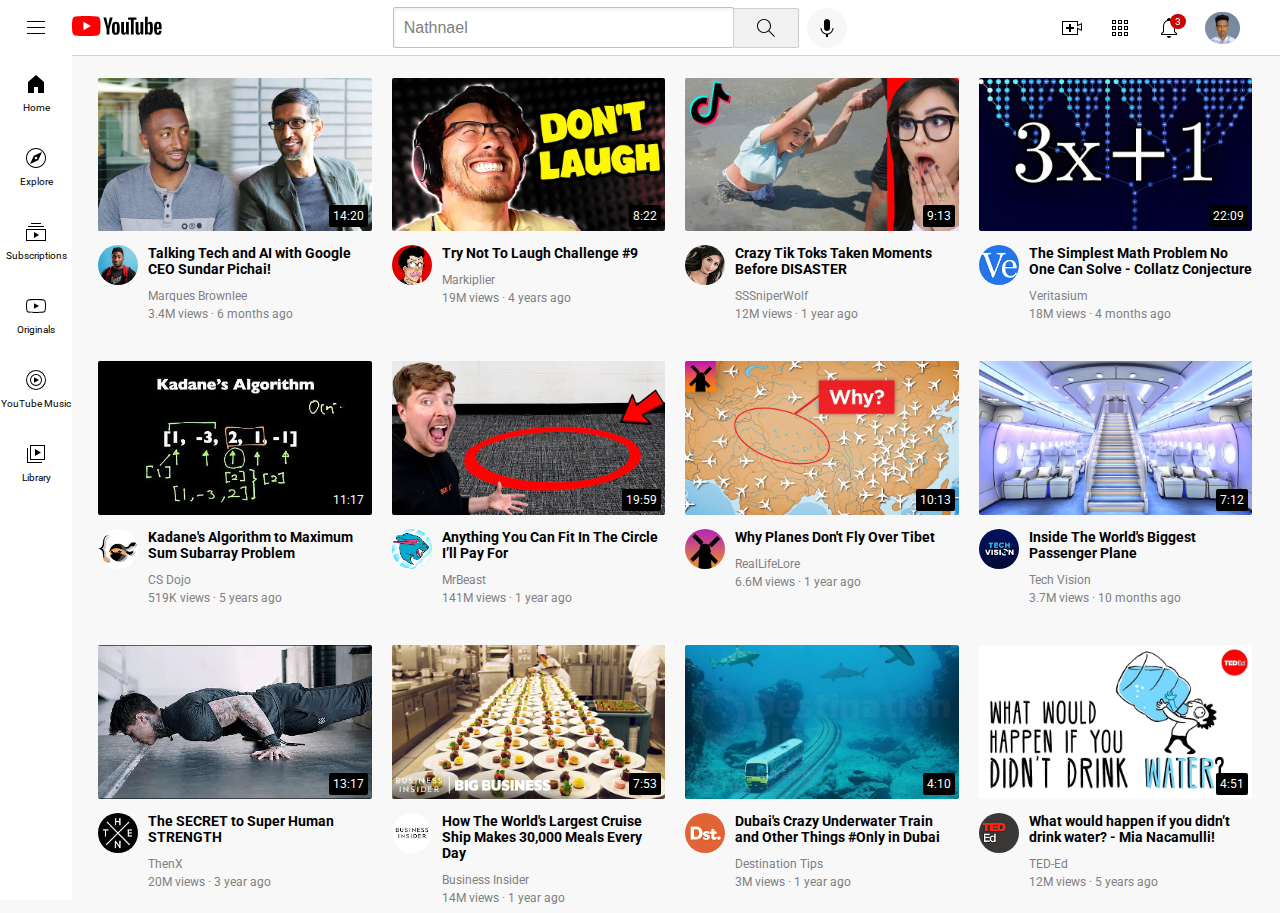
<file: index.html>
<!DOCTYPE html>
<html>
<head>
  <title>YouTube Clone</title>

  <link rel="preconnect" href="https://fonts.googleapis.com">
<link rel="preconnect" href="https://fonts.gstatic.com" crossorigin>
<link href="https://fonts.googleapis.com/css2?family=Roboto:ital,wght@0,100..900;1,100..900&display=swap" rel="stylesheet">

  <link rel="stylesheet" href="styles/general.css">
  <link rel="stylesheet" href="styles/video.css">
  <link rel="stylesheet" href="styles/sidebar.css">
  <link rel="stylesheet" href="styles/header.css">
</head>
<body>

  <div class="header">
    <div class="left-section">
      <img class="hamburger-menu" src="icons/hamburger-menu.svg" alt="">
      <a href="https://www.youtube.com/" target="_blank">
        <img class="youtube-logo" src="icons/youtube-logo.svg" alt="">
      </a>
    </div>

    <div class="middle-section">
      <input class="search-bar" type="text" placeholder="Nathnael">
      <button class="search-button">
        <img class="search-icon" src="icons/search.svg" alt="">
        <div class="tooltip">Search</div>
      </button>
      <button class="voice-search-button">
        <img class="voice-search-icon" src="icons/voice-search-icon.svg" alt="">
        <div class="tooltip">Search with you voice</div>
      </button>
    </div>

    <div class="right-section">
      <div class="upload-icon-container">
        <img class="upload-icon" src="icons/upload.svg" alt="">
        <div class="tooltip">Create</div>
      </div>
      <div class="youtube-apps-icon-container">
        <img class="youtube-apps-icon" src="icons/youtube-apps.svg" alt="">
        <div class="tooltip">YouTube-apps</div>
      </div>
      <div class="notifications-icon-container">
        <img class="notifications-icon" src="icons/notifications.svg" alt="">
        <div class="notifications-count">3</div>
        <div class="tooltip">Notifications</div>
      </div>
      
      <img class="current-user-picture" src="channel-picture/my-channel.jpg" alt="">
    </div>
  </div>

  <div class="sidebar">
    <div class="sidebar-link">
      <img src="icons/home.svg" alt="">
      <div>Home</div>
    </div>
    <div class="sidebar-link">
      <img src="icons/explore.svg" alt="">
      <div>Explore</div>
    </div>
    <div class="sidebar-link">
      <img src="icons/subscriptions.svg" alt="">
      <div>Subscriptions</div>
    </div>
    <div class="sidebar-link">
      <img src="icons/originals.svg" alt="">
      <div>Originals</div>
    </div>
    <div class="sidebar-link">
      <img src="icons/youtube-music.svg" alt="">
      <div>YouTube Music</div>
    </div>
    <div class="sidebar-link">
      <img src="icons/library.svg" alt="">
      <div>Library</div>
    </div>
  </div>  


  <div class="video-grid">
    <div class="video-preview">
      <div class="thumbnail-row">
        <a href="https://www.youtube.com/watch?v=n2RNcPRtAiY" target="_blank">
          <img class="thumbnail" src="thumbnails/thumbnail-1.webp" alt="">
        </a>
        <div class="video-time">14:20</div>
      </div>
      
      <div class="video-info-grid">
        <div class="channel-picture">
          <a href="https://www.youtube.com/@mkbhd" target="_blank">
            <img class="profile-picture" src="channel-picture/channel-1.jpeg" alt="">
          </a>
          
        </div>
        <div class="video-info">
          <p class="video-title">
            <a href="https://youtu.be/n2RNcPRtAiY" target="_blank">
              Talking Tech and AI with Google CEO Sundar Pichai!
            </a>
          </p>
          <p class="video-author">
            <a href="https://www.youtube.com/@mkbhd" target="_blank">
              Marques Brownlee
            </a>
          </p>
          <p class="video-stats">
            3.4M views · 6 months ago
          </p>
        </div>
      </div>
    </div>


    <div class="video-preview">
      <div class="thumbnail-row">
        <a href="https://youtu.be/mP0RAo9SKZk" target="_blank">
          <img class="thumbnail" src="thumbnails/thumbnail-2.webp" alt="">
        </a>
        <div class="video-time">8:22</div>
      </div>

      <div class="video-info-grid">
        <div class="channel-picture">
          <a href="https://www.youtube.com/@markiplier/videos" target="_blank">
            <img class="profile-picture" src="channel-picture/channel-2.jpeg" alt="">
          </a>
        </div>

        <div class="video-info">
          <p class="video-title">
            <a href="https://youtu.be/mP0RAo9SKZk" target="_blank">
              Try Not To Laugh Challenge #9
            </a>
          </p>

          <p class="video-author">
            <a href="https://www.youtube.com/@markiplier/videos" target="_blank">
              Markiplier
            </a>
          </p>

          <p class="video-stats">
            19M views · 4 years ago
          </p>
        </div>
      </div>
    </div>


    <div class="video-preview">
      <div class="thumbnail-row">
        <a href="https://www.youtube.com/watch?v=FgjPQQeTh1w" target="_blank">
          <img class="thumbnail" src="thumbnails/thumbnail-3.webp" alt="">
        </a>
        <div class="video-time">9:13</div>
      </div>

      <div class="video-info-grid">
        <div class="channel-picture">
          <a href="https://www.youtube.com/@SSSniperWolf" target="_blank">
            <img class="profile-picture" src="channel-picture/channel-3.jpeg" alt="">
          </a>
        </div>

        <div class="video-info">
          <p class="video-title">
            <a href="https://youtu.be/FgjPQQeTh1w" target="_blank">
              Crazy Tik Toks Taken Moments Before DISASTER
            </a>
          </p>

          <p class="video-author">
            <a href="https://www.youtube.com/@SSSniperWolf" target="_blank">
              SSSniperWolf
            </a> 
          </p>

          <p class="video-stats">
            12M views · 1 year ago
          </p>
        </div>
      </div>
    </div>


    <div class="video-preview">
      <div class="thumbnail-row">
        <a href="https://www.youtube.com/watch?v=094y1Z2wpJg" target="_blank">
          <img class="thumbnail" src="thumbnails/thumbnail-4.webp" alt="">
        </a>
        <div class="video-time">22:09</div>
      </div>

      <div class="video-info-grid">
        <div class="channel-picture">
          <a href="https://www.youtube.com/@veritasium" target="_blank">
            <img class="profile-picture" src="channel-picture/channel-4.jpeg" alt="">
          </a>
        </div>

        <div class="video-info">
          <p class="video-title">
            <a href="https://youtu.be/094y1Z2wpJg" target="_blank">
              The Simplest Math Problem No One Can Solve - Collatz Conjecture
            </a>
          </p>

          <p class="video-author">
            <a href="https://www.youtube.com/@veritasium" target="_blank">
              Veritasium
            </a>
          </p>

          <p class="video-stats">
            18M views · 4 months ago
          </p>
        </div>
      </div>
    </div>


    <div class="video-preview">
      <div class="thumbnail-row">
        <a href="https://www.youtube.com/watch?v=86CQq3pKSUw" target="_blank">
          <img class="thumbnail" src="thumbnails/thumbnail-5.webp" alt="">
        </a>
        <div class="video-time">11:17</div>
      </div>
      <div class="video-info-grid">
        <div class="channel-picture">
          <a href="https://www.youtube.com/@CSDojo" target="_blank">
            <img class="profile-picture" src="channel-picture/channel-5.jpeg" alt="">
          </a>
        </div>

        <div class="video-info">
          <p class="video-title">
            <a href="https://youtu.be/86CQq3pKSUw" target="_blank">
              Kadane's Algorithm to Maximum Sum Subarray Problem
            </a>
          </p>

          <p class="video-author">
            <a href="https://www.youtube.com/@CSDojo" target="_blank">
              CS Dojo
            </a>
          </p>

          <p class="video-stats">
            519K views · 5 years ago
          </p>
        </div>
      </div>
    </div>


    <div class="video-preview">
      <div class="thumbnail-row">
        <a href="https://youtu.be/yXWw0_UfSFg" target="_blank">
          <img class="thumbnail" src="thumbnails/thumbnail-6.webp" alt="">
        </a>
        <div class="video-time">19:59</div>
      </div>

      <div class="video-info-grid">
        <div class="channel-picture">
          <a href="https://www.youtube.com/@MrBeast" target="_blank">
            <img class="profile-picture" src="channel-picture/channel-6.jpeg" alt="">
          </a> 
        </div>

        <div class="video-info">
          <p class="video-title">
            <a href="https://youtu.be/yXWw0_UfSFg" target="_blank">
              Anything You Can Fit In The Circle I’ll Pay For
            </a>
          </p>

          <p class="video-author">
            <a href="https://www.youtube.com/@MrBeast" target="_blank">
              MrBeast
            </a>
          </p>

          <p class="video-stats">
            141M views · 1 year ago
          </p>
        </div>
      </div>
    </div>


    <div class="video-preview">
      <div class="thumbnail-row">
        <a href="https://youtu.be/fNVa1qMbF9Y" target="_blank">
          <img class="thumbnail" src="thumbnails/thumbnail-7.webp" alt="">
        </a>
        <div class="video-time">10:13</div>
      </div>

      <div class="video-info-grid">
        <div class="channel-picture">
          <a href="https://www.youtube.com/@RealLifeLore" target="_blank">
            <img class="profile-picture" src="channel-picture/channel-7.jpeg" alt="">
          </a>
        </div>

        <div class="video-info">
          <p class="video-title">
            <a href="https://youtu.be/fNVa1qMbF9Y" target="_blank">
              Why Planes Don't Fly Over Tibet
            </a>
          </p>

          <p class="video-author">
            <a href="https://www.youtube.com/@RealLifeLore" target="_blank">
              RealLifeLore
            </a>
          </p>

          <p class="video-stats">
            6.6M views · 1 year ago
          </p>
        </div>
      </div>
    </div>


    <div class="video-preview">
      <div class="thumbnail-row">
        <a href="https://youtu.be/lFm4EM1juls" target="_blank">
          <img class="thumbnail" src="thumbnails/thumbnail-8.webp" alt="">
        </a>
        <div class="video-time">7:12</div>
      </div>

      <div class="video-info-grid">
        <div class="channel-picture">
          <a href="https://www.youtube.com/@adin" target="_blank">
            <img class="profile-picture" src="channel-picture/channel-8.jpeg" alt="">
          </a>
        </div>

        <div class="video-info">
          <p class="video-title">
            <a href="https://youtu.be/lFm4EM1juls" target="_blank">
              Inside The World's Biggest Passenger Plane
            </a>
          </p>

          <p class="video-author">
            <a href="https://www.youtube.com/@adin" target="_blank">
              Tech Vision
            </a>
          </p>

          <p class="video-stats">
            3.7M views · 10 months ago
          </p>
        </div>
      </div>
    </div>


    <div class="video-preview">
      <div class="thumbnail-row">
        <a href="https://youtu.be/ixmxOlcrlUc" target="_blank">
          <img class="thumbnail" src="thumbnails/thumbnail-9.webp" alt="">
        </a>
        <div class="video-time">13:17</div>
      </div>

      <div class="video-info-grid">
        <div class="channel-picture">
          <a href="https://www.youtube.com/@OFFICIALTHENXSTUDIOS" target="_blank">
            <img class="profile-picture" src="channel-picture/channel-9.jpeg" alt="">
          </a>
        </div>

        <div class="video-info">
          <p class="video-title">
            <a href="https://youtu.be/ixmxOlcrlUc" target="_blank">
              The SECRET to Super Human STRENGTH
            </a> 
          </p>

          <p class="video-author">
            <a href="https://www.youtube.com/@OFFICIALTHENXSTUDIOS" target="_blank">
              ThenX
            </a>
          </p>

          <p class="video-stats">
            20M views · 3 year ago
          </p>
        </div>
      </div>
    </div>


    <div class="video-preview">
      <div class="thumbnail-row">
        <a href="https://youtu.be/R2vXbFp5C9o" target="_blank">
          <img class="thumbnail" src="thumbnails/thumbnail-10.webp" alt="">
        </a>
        <div class="video-time">7:53</div>
      </div>

      <div class="video-info-grid">
        <div class="channel-picture">
          <a href="https://www.youtube.com/@BusinessInsider" target="_blank">
            <img class="profile-picture" src="channel-picture/channel-10.jpeg" alt="">
          </a> 
        </div>

        <div class="video-info">
          <p class="video-title">
            <a href="https://youtu.be/R2vXbFp5C9o" target="_blank">
              How The World's Largest Cruise Ship Makes 30,000 Meals Every Day
            </a> 
          </p>

          <p class="video-author">
            <a href="https://www.youtube.com/@BusinessInsider">
              Business Insider
            </a>
          </p>

          <p class="video-stats">
            14M views · 1 year ago
          </p>
        </div>
      </div>
    </div>



    <div class="video-preview">
      <div class="thumbnail-row">
        <a href="https://youtu.be/0nZuYyXET3s" target="_blank">
          <img class="thumbnail" src="thumbnails/thumbnail-11.webp" alt="">
        </a>
        <div class="video-time">4:10</div>
      </div>

      <div class="video-info-grid">
        <div class="channel-picture">
          <a href="https://www.youtube.com/@Destinationtips" target="_blank">
            <img class="profile-picture" src="channel-picture/channel-11.jpeg" alt="">
          </a>
        </div>

        <div class="video-info">
          <p class="video-title">
            <a href="https://youtu.be/0nZuYyXET3s" target="_blank">
              Dubai's Crazy Underwater Train and Other Things #Only in Dubai
            </a>
          </p>

          <p class="video-author">
            <a href="https://www.youtube.com/@Destinationtips" target="_blank">
              Destination Tips
            </a>
          </p>

          <p class="video-stats">
            3M views · 1 year ago
          </p>
        </div>
      </div>
    </div>



    <div class="video-preview">
      <div class="thumbnail-row">
        <a href="https://www.youtube.com/watch?v=9iMGFqMmUFs" target="_blank">
          <img class="thumbnail" src="thumbnails/thumbnail-12.webp" alt="">
        </a>
        <div class="video-time">4:51</div>
      </div>

      <div class="video-info-grid">
        <div class="channel-picture">
          <a href="https://www.youtube.com/@TEDEd" target="_blank">
            <img class="profile-picture" src="channel-picture/channel-12.jpeg" alt="">
          </a> 
        </div>

        <div class="video-info">
          <p class="video-title">
            <a href="https://youtu.be/9iMGFqMmUFs" target="_blank">
              What would happen if you didn’t drink water? - Mia Nacamulli!
            </a>
          </p>

          <p class="video-author">
            <a href="https://www.youtube.com/@TEDEd" target="_blank">
              TED-Ed
            </a> 
          </p>

          <p class="video-stats">
            12M views · 5 years ago
          </p>
        </div>
      </div>
    </div>


  </div>

</body>
</html>
</file>
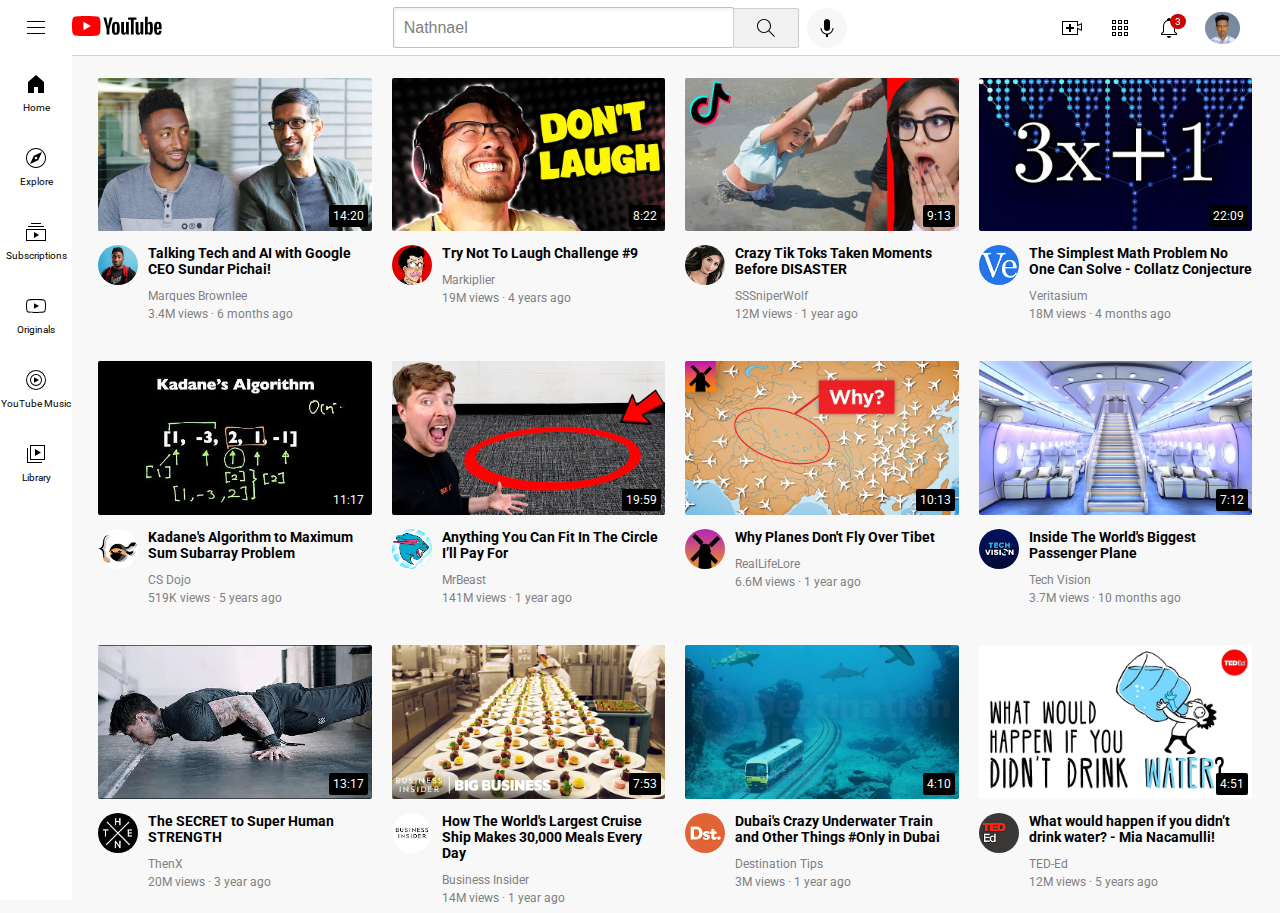
<file: youtube.html>
<!DOCTYPE html>
<html>
<head>
  <title>YouTube CLone</title>

  <link rel="preconnect" href="https://fonts.googleapis.com">
<link rel="preconnect" href="https://fonts.gstatic.com" crossorigin>
<link href="https://fonts.googleapis.com/css2?family=Roboto:ital,wght@0,100..900;1,100..900&display=swap" rel="stylesheet">

  <link rel="stylesheet" href="styles/general.css">
  <link rel="stylesheet" href="styles/video.css">
  <link rel="stylesheet" href="styles/sidebar.css">
  <link rel="stylesheet" href="styles/header.css">
</head>
<body>

  <div class="header">
    <div class="left-section">
      <img class="hamburger-menu" src="icons/hamburger-menu.svg" alt="">
      <a href="https://www.youtube.com/" target="_blank">
        <img class="youtube-logo" src="icons/youtube-logo.svg" alt="">
      </a>
    </div>

    <div class="middle-section">
      <input class="search-bar" type="text" placeholder="Nathnael">
      <button class="search-button">
        <img class="search-icon" src="icons/search.svg" alt="">
        <div class="tooltip">Search</div>
      </button>
      <button class="voice-search-button">
        <img class="voice-search-icon" src="icons/voice-search-icon.svg" alt="">
        <div class="tooltip">Search with you voice</div>
      </button>
    </div>

    <div class="right-section">
      <div class="upload-icon-container">
        <img class="upload-icon" src="icons/upload.svg" alt="">
        <div class="tooltip">Create</div>
      </div>
      <div class="youtube-apps-icon-container">
        <img class="youtube-apps-icon" src="icons/youtube-apps.svg" alt="">
        <div class="tooltip">YouTube-apps</div>
      </div>
      <div class="notifications-icon-container">
        <img class="notifications-icon" src="icons/notifications.svg" alt="">
        <div class="notifications-count">3</div>
        <div class="tooltip">Notifications</div>
      </div>
      
      <img class="current-user-picture" src="channel-picture/my-channel.jpg" alt="">
    </div>
  </div>

  <div class="sidebar">
    <div class="sidebar-link">
      <img src="icons/home.svg" alt="">
      <div>Home</div>
    </div>
    <div class="sidebar-link">
      <img src="icons/explore.svg" alt="">
      <div>Explore</div>
    </div>
    <div class="sidebar-link">
      <img src="icons/subscriptions.svg" alt="">
      <div>Subscriptions</div>
    </div>
    <div class="sidebar-link">
      <img src="icons/originals.svg" alt="">
      <div>Originals</div>
    </div>
    <div class="sidebar-link">
      <img src="icons/youtube-music.svg" alt="">
      <div>YouTube Music</div>
    </div>
    <div class="sidebar-link">
      <img src="icons/library.svg" alt="">
      <div>Library</div>
    </div>
  </div>  


  <div class="video-grid">
    <div class="video-preview">
      <div class="thumbnail-row">
        <a href="https://www.youtube.com/watch?v=n2RNcPRtAiY" target="_blank">
          <img class="thumbnail" src="thumbnails/thumbnail-1.webp" alt="">
        </a>
        <div class="video-time">14:20</div>
      </div>
      
      <div class="video-info-grid">
        <div class="channel-picture">
          <a href="https://www.youtube.com/@mkbhd" target="_blank">
            <img class="profile-picture" src="channel-picture/channel-1.jpeg" alt="">
          </a>
          
        </div>
        <div class="video-info">
          <p class="video-title">
            <a href="https://youtu.be/n2RNcPRtAiY" target="_blank">
              Talking Tech and AI with Google CEO Sundar Pichai!
            </a>
          </p>
          <p class="video-author">
            <a href="https://www.youtube.com/@mkbhd" target="_blank">
              Marques Brownlee
            </a>
          </p>
          <p class="video-stats">
            3.4M views · 6 months ago
          </p>
        </div>
      </div>
    </div>


    <div class="video-preview">
      <div class="thumbnail-row">
        <a href="https://youtu.be/mP0RAo9SKZk" target="_blank">
          <img class="thumbnail" src="thumbnails/thumbnail-2.webp" alt="">
        </a>
        <div class="video-time">8:22</div>
      </div>

      <div class="video-info-grid">
        <div class="channel-picture">
          <a href="https://www.youtube.com/@markiplier/videos" target="_blank">
            <img class="profile-picture" src="channel-picture/channel-2.jpeg" alt="">
          </a>
        </div>

        <div class="video-info">
          <p class="video-title">
            <a href="https://youtu.be/mP0RAo9SKZk" target="_blank">
              Try Not To Laugh Challenge #9
            </a>
          </p>

          <p class="video-author">
            <a href="https://www.youtube.com/@markiplier/videos" target="_blank">
              Markiplier
            </a>
          </p>

          <p class="video-stats">
            19M views · 4 years ago
          </p>
        </div>
      </div>
    </div>


    <div class="video-preview">
      <div class="thumbnail-row">
        <a href="https://www.youtube.com/watch?v=FgjPQQeTh1w" target="_blank">
          <img class="thumbnail" src="thumbnails/thumbnail-3.webp" alt="">
        </a>
        <div class="video-time">9:13</div>
      </div>

      <div class="video-info-grid">
        <div class="channel-picture">
          <a href="https://www.youtube.com/@SSSniperWolf" target="_blank">
            <img class="profile-picture" src="channel-picture/channel-3.jpeg" alt="">
          </a>
        </div>

        <div class="video-info">
          <p class="video-title">
            <a href="https://youtu.be/FgjPQQeTh1w" target="_blank">
              Crazy Tik Toks Taken Moments Before DISASTER
            </a>
          </p>

          <p class="video-author">
            <a href="https://www.youtube.com/@SSSniperWolf" target="_blank">
              SSSniperWolf
            </a> 
          </p>

          <p class="video-stats">
            12M views · 1 year ago
          </p>
        </div>
      </div>
    </div>


    <div class="video-preview">
      <div class="thumbnail-row">
        <a href="https://www.youtube.com/watch?v=094y1Z2wpJg" target="_blank">
          <img class="thumbnail" src="thumbnails/thumbnail-4.webp" alt="">
        </a>
        <div class="video-time">22:09</div>
      </div>

      <div class="video-info-grid">
        <div class="channel-picture">
          <a href="https://www.youtube.com/@veritasium" target="_blank">
            <img class="profile-picture" src="channel-picture/channel-4.jpeg" alt="">
          </a>
        </div>

        <div class="video-info">
          <p class="video-title">
            <a href="https://youtu.be/094y1Z2wpJg" target="_blank">
              The Simplest Math Problem No One Can Solve - Collatz Conjecture
            </a>
          </p>

          <p class="video-author">
            <a href="https://www.youtube.com/@veritasium" target="_blank">
              Veritasium
            </a>
          </p>

          <p class="video-stats">
            18M views · 4 months ago
          </p>
        </div>
      </div>
    </div>


    <div class="video-preview">
      <div class="thumbnail-row">
        <a href="https://www.youtube.com/watch?v=86CQq3pKSUw" target="_blank">
          <img class="thumbnail" src="thumbnails/thumbnail-5.webp" alt="">
        </a>
        <div class="video-time">11:17</div>
      </div>
      <div class="video-info-grid">
        <div class="channel-picture">
          <a href="https://www.youtube.com/@CSDojo" target="_blank">
            <img class="profile-picture" src="channel-picture/channel-5.jpeg" alt="">
          </a>
        </div>

        <div class="video-info">
          <p class="video-title">
            <a href="https://youtu.be/86CQq3pKSUw" target="_blank">
              Kadane's Algorithm to Maximum Sum Subarray Problem
            </a>
          </p>

          <p class="video-author">
            <a href="https://www.youtube.com/@CSDojo" target="_blank">
              CS Dojo
            </a>
          </p>

          <p class="video-stats">
            519K views · 5 years ago
          </p>
        </div>
      </div>
    </div>


    <div class="video-preview">
      <div class="thumbnail-row">
        <a href="https://youtu.be/yXWw0_UfSFg" target="_blank">
          <img class="thumbnail" src="thumbnails/thumbnail-6.webp" alt="">
        </a>
        <div class="video-time">19:59</div>
      </div>

      <div class="video-info-grid">
        <div class="channel-picture">
          <a href="https://www.youtube.com/@MrBeast" target="_blank">
            <img class="profile-picture" src="channel-picture/channel-6.jpeg" alt="">
          </a> 
        </div>

        <div class="video-info">
          <p class="video-title">
            <a href="https://youtu.be/yXWw0_UfSFg" target="_blank">
              Anything You Can Fit In The Circle I’ll Pay For
            </a>
          </p>

          <p class="video-author">
            <a href="https://www.youtube.com/@MrBeast" target="_blank">
              MrBeast
            </a>
          </p>

          <p class="video-stats">
            141M views · 1 year ago
          </p>
        </div>
      </div>
    </div>


    <div class="video-preview">
      <div class="thumbnail-row">
        <a href="https://youtu.be/fNVa1qMbF9Y" target="_blank">
          <img class="thumbnail" src="thumbnails/thumbnail-7.webp" alt="">
        </a>
        <div class="video-time">10:13</div>
      </div>

      <div class="video-info-grid">
        <div class="channel-picture">
          <a href="https://www.youtube.com/@RealLifeLore" target="_blank">
            <img class="profile-picture" src="channel-picture/channel-7.jpeg" alt="">
          </a>
        </div>

        <div class="video-info">
          <p class="video-title">
            <a href="https://youtu.be/fNVa1qMbF9Y" target="_blank">
              Why Planes Don't Fly Over Tibet
            </a>
          </p>

          <p class="video-author">
            <a href="https://www.youtube.com/@RealLifeLore" target="_blank">
              RealLifeLore
            </a>
          </p>

          <p class="video-stats">
            6.6M views · 1 year ago
          </p>
        </div>
      </div>
    </div>


    <div class="video-preview">
      <div class="thumbnail-row">
        <a href="https://youtu.be/lFm4EM1juls" target="_blank">
          <img class="thumbnail" src="thumbnails/thumbnail-8.webp" alt="">
        </a>
        <div class="video-time">7:12</div>
      </div>

      <div class="video-info-grid">
        <div class="channel-picture">
          <a href="https://www.youtube.com/@adin" target="_blank">
            <img class="profile-picture" src="channel-picture/channel-8.jpeg" alt="">
          </a>
        </div>

        <div class="video-info">
          <p class="video-title">
            <a href="https://youtu.be/lFm4EM1juls" target="_blank">
              Inside The World's Biggest Passenger Plane
            </a>
          </p>

          <p class="video-author">
            <a href="https://www.youtube.com/@adin" target="_blank">
              Tech Vision
            </a>
          </p>

          <p class="video-stats">
            3.7M views · 10 months ago
          </p>
        </div>
      </div>
    </div>


    <div class="video-preview">
      <div class="thumbnail-row">
        <a href="https://youtu.be/ixmxOlcrlUc" target="_blank">
          <img class="thumbnail" src="thumbnails/thumbnail-9.webp" alt="">
        </a>
        <div class="video-time">13:17</div>
      </div>

      <div class="video-info-grid">
        <div class="channel-picture">
          <a href="https://www.youtube.com/@OFFICIALTHENXSTUDIOS" target="_blank">
            <img class="profile-picture" src="channel-picture/channel-9.jpeg" alt="">
          </a>
        </div>

        <div class="video-info">
          <p class="video-title">
            <a href="https://youtu.be/ixmxOlcrlUc" target="_blank">
              The SECRET to Super Human STRENGTH
            </a> 
          </p>

          <p class="video-author">
            <a href="https://www.youtube.com/@OFFICIALTHENXSTUDIOS" target="_blank">
              ThenX
            </a>
          </p>

          <p class="video-stats">
            20M views · 3 year ago
          </p>
        </div>
      </div>
    </div>


    <div class="video-preview">
      <div class="thumbnail-row">
        <a href="https://youtu.be/R2vXbFp5C9o" target="_blank">
          <img class="thumbnail" src="thumbnails/thumbnail-10.webp" alt="">
        </a>
        <div class="video-time">7:53</div>
      </div>

      <div class="video-info-grid">
        <div class="channel-picture">
          <a href="https://www.youtube.com/@BusinessInsider" target="_blank">
            <img class="profile-picture" src="channel-picture/channel-10.jpeg" alt="">
          </a> 
        </div>

        <div class="video-info">
          <p class="video-title">
            <a href="https://youtu.be/R2vXbFp5C9o" target="_blank">
              How The World's Largest Cruise Ship Makes 30,000 Meals Every Day
            </a> 
          </p>

          <p class="video-author">
            <a href="https://www.youtube.com/@BusinessInsider">
              Business Insider
            </a>
          </p>

          <p class="video-stats">
            14M views · 1 year ago
          </p>
        </div>
      </div>
    </div>



    <div class="video-preview">
      <div class="thumbnail-row">
        <a href="https://youtu.be/0nZuYyXET3s" target="_blank">
          <img class="thumbnail" src="thumbnails/thumbnail-11.webp" alt="">
        </a>
        <div class="video-time">4:10</div>
      </div>

      <div class="video-info-grid">
        <div class="channel-picture">
          <a href="https://www.youtube.com/@Destinationtips" target="_blank">
            <img class="profile-picture" src="channel-picture/channel-11.jpeg" alt="">
          </a>
        </div>

        <div class="video-info">
          <p class="video-title">
            <a href="https://youtu.be/0nZuYyXET3s" target="_blank">
              Dubai's Crazy Underwater Train and Other Things #Only in Dubai
            </a>
          </p>

          <p class="video-author">
            <a href="https://www.youtube.com/@Destinationtips" target="_blank">
              Destination Tips
            </a>
          </p>

          <p class="video-stats">
            3M views · 1 year ago
          </p>
        </div>
      </div>
    </div>



    <div class="video-preview">
      <div class="thumbnail-row">
        <a href="https://www.youtube.com/watch?v=9iMGFqMmUFs" target="_blank">
          <img class="thumbnail" src="thumbnails/thumbnail-12.webp" alt="">
        </a>
        <div class="video-time">4:51</div>
      </div>

      <div class="video-info-grid">
        <div class="channel-picture">
          <a href="https://www.youtube.com/@TEDEd" target="_blank">
            <img class="profile-picture" src="channel-picture/channel-12.jpeg" alt="">
          </a> 
        </div>

        <div class="video-info">
          <p class="video-title">
            <a href="https://youtu.be/9iMGFqMmUFs" target="_blank">
              What would happen if you didn’t drink water? - Mia Nacamulli!
            </a>
          </p>

          <p class="video-author">
            <a href="https://www.youtube.com/@TEDEd" target="_blank">
              TED-Ed
            </a> 
          </p>

          <p class="video-stats">
            12M views · 5 years ago
          </p>
        </div>
      </div>
    </div>


  </div>

</body>
</html>
</file>
<file: styles/general.css>
p {
  margin-top: 0;
  margin-bottom: 0;
}

body {
  font-family: Roboto, Arial;
  padding-left: 90px;
  padding-top: 70px;
  padding-right: 20px;
  background-color: rgb(248, 248, 248);
 
}
</file>
<file: styles/video.css>
.video-grid {
  display: grid;
  grid-template-columns: 1fr 1fr 1fr;
  column-gap: 20px;
  row-gap: 40px;
 }

 @media (max-width: 750px) {
  .video-grid {
    grid-template-columns: 1fr 1fr;
  }
 }

 @media (min-width: 751px) and (max-width: 999px) {
  .video-grid {
    grid-template-columns: 1fr 1fr 1fr;
  }
 }



 @media (min-width: 1000px) {
  .video-grid {
    grid-template-columns: 1fr 1fr 1fr 1fr;
  }
 }



 .thumbnail-row {
  margin-bottom: 10px;
  position: relative;
 }

 .video-time {
  position: absolute;
  background-color: black;
  color: white;
  padding: 4px;
  bottom: 8px;
  right: 4px;
  font-size: 12px;
  border-radius: 2px;
 }

 .thumbnail {
  width: 100%;
  border-radius: 2px;
 }

 .video-info-grid {
  display: grid;
  grid-template-columns: 50px 1fr;
 
 }
 .profile-picture {
  height: 40px;
  border-radius: 20px;
  cursor: pointer;
  
 }
 .video-title {
  font-size: 14px;
  font-weight: 700;
  margin-bottom: 12px;
  cursor: pointer;
 }

 .video-title a {
  text-decoration: none;
  color: black;
}

 .video-author {
  font-size: 12px;
  color: gray;
  margin-bottom: 4px;
  cursor: pointer;
 }

 .video-author a:hover {
  color: black;
}

 .video-author a {
  text-decoration: none;
  color: gray;
 }
 .video-stats {
  font-size: 12px;
  color: gray;
 }
</file>
<file: styles/sidebar.css>
.sidebar {
  display: flex;
  position: fixed;
  flex-direction: column;
  justify-content: centers;
  background-color: white;
  top: 55px;
  bottom: 0;
  left: 0;
  width: 72px;
  z-index: 300;
  
}

.sidebar-link {
  display: flex;
  flex-direction: column;
  justify-content: center;
  align-items: center;
  height: 74px;
  width: 72px;
  cursor: pointer;

  
  
}
.sidebar-link:hover {
  background-color: rgb(204, 204, 204);
}

.sidebar-link img {
  height: 24px;
  margin-bottom: 6px;
}

.sidebar-link div {
  font-size: 10px;
}
</file>
<file: styles/header.css>
.header {
  display: flex;
  flex-direction: row;
  position: fixed;
  left: 0;
  right: 0;
  top: 0;
  height: 55px;
  justify-content: space-between;
  align-items: center;
  z-index: 200;
  margin-bottom: 40;
  background-color: white;
  border-bottom-width: 1px;
  border-bottom-style: solid;
  border-bottom-color: rgb(210, 210, 210);
  
}

.left-section {
  width: 150px;
  display: flex;
  justify-content: space-betweence;
  align-items: center;
  flex-shrink: 0;
}

.hamburger-menu {
  height: 24px;
  margin-left: 24px;
  margin-right: 24px;
  cursor: pointer;
}

.youtube-logo {
  height: 20px;
  cursor: pointer;
}

.middle-section {
  display: flex;
  flex: 1;
  justify-content: center;
  align-items: center;
  margin-left: 80px;
  margin-right: 50px;
}

.search-bar {
  flex: 1;
  height: 37px;
  border-width: 1px;
  border-color: rgb(192, 192, 192);
  border-style: solid;
  border-radius: 2px;
  box-shadow: inset 1px 2px 3px rgba(0, 0, 0, 0.05);
  width: 0;
  max-width: 327.67px;
  font-size: 16px;
  padding-left: 10px;
  outline: none;
}

.search-bar::placeholder {
  font-size: 16pz;
  color: grey;
  
}

.search-button {
  height: 40px;
  width: 66px;
  border-width: 1px;
  border-color: rgb(205, 205, 205);
  border-style: solid;
  border-radius: 2px;
  margin-left: -1px;
  background-color: rgb(241, 241, 241);
  margin-right: 8px;
  cursor: pointer;
}

.search-icon {
  height: 24px;
}


.voice-search-button {
  height: 40px;
  width: 40px;
  border: none;
  border-radius: 20px;
  background-color: rgb(247, 247, 247);
  cursor: pointer;
}

.voice-search-icon {
  height: 24px;
}
.right-section {
  display: flex;
  width: 180px;
  justify-content: space-between;
  align-items: center;
  margin-right: 40px;
  flex-shrink: 0;
}

.upload-icon {
  height: 24px;
  cursor: pointer;
}

.youtube-apps-icon {
  height: 24px;
  cursor: pointer;
}

.notifications-icon {
  height: 24px;
  
}

.notifications-icon-container {
  position: relative;
  cursor: pointer;
}
.notifications-count {
  position: absolute;
  background-color: rgb(203, 4, 4);
  color: white;
  font-size: 10px;
  right: -5px;
  top: -2px;
  padding: 2px 5px;
  border-radius: 10px;

}

.current-user-picture {
  height: 32px;
  border-radius: 16px;
  cursor: pointer;
}

.search-button,
.voice-search-button,
.upload-icon-container,
.youtube-apps-icon-container,
.notifications-icon-container {
  display: flex;
  position: relative;
  justify-content: center;
  align-items: center;
}

.search-button .tooltip,
.voice-search-button .tooltip,
.upload-icon-container .tooltip,
.youtube-apps-icon-container .tooltip,
.notifications-icon-container .tooltip {
  position: absolute;
  background-color: gray;
  color: white;
 padding: 8px;
  border-radius: 2px;
  font-size: 12px;
  pointer-events: none;
  bottom: -40px;
  white-space: nowrap;
  opacity: 0;
  transition: opacity 0.15s;
}

.search-button:hover .tooltip,
.voice-search-button:hover .tooltip,
.upload-icon-container:hover .tooltip,
.youtube-apps-icon-container:hover .tooltip,
.notifications-icon-container:hover .tooltip {
  opacity: 1;
}
</file>
